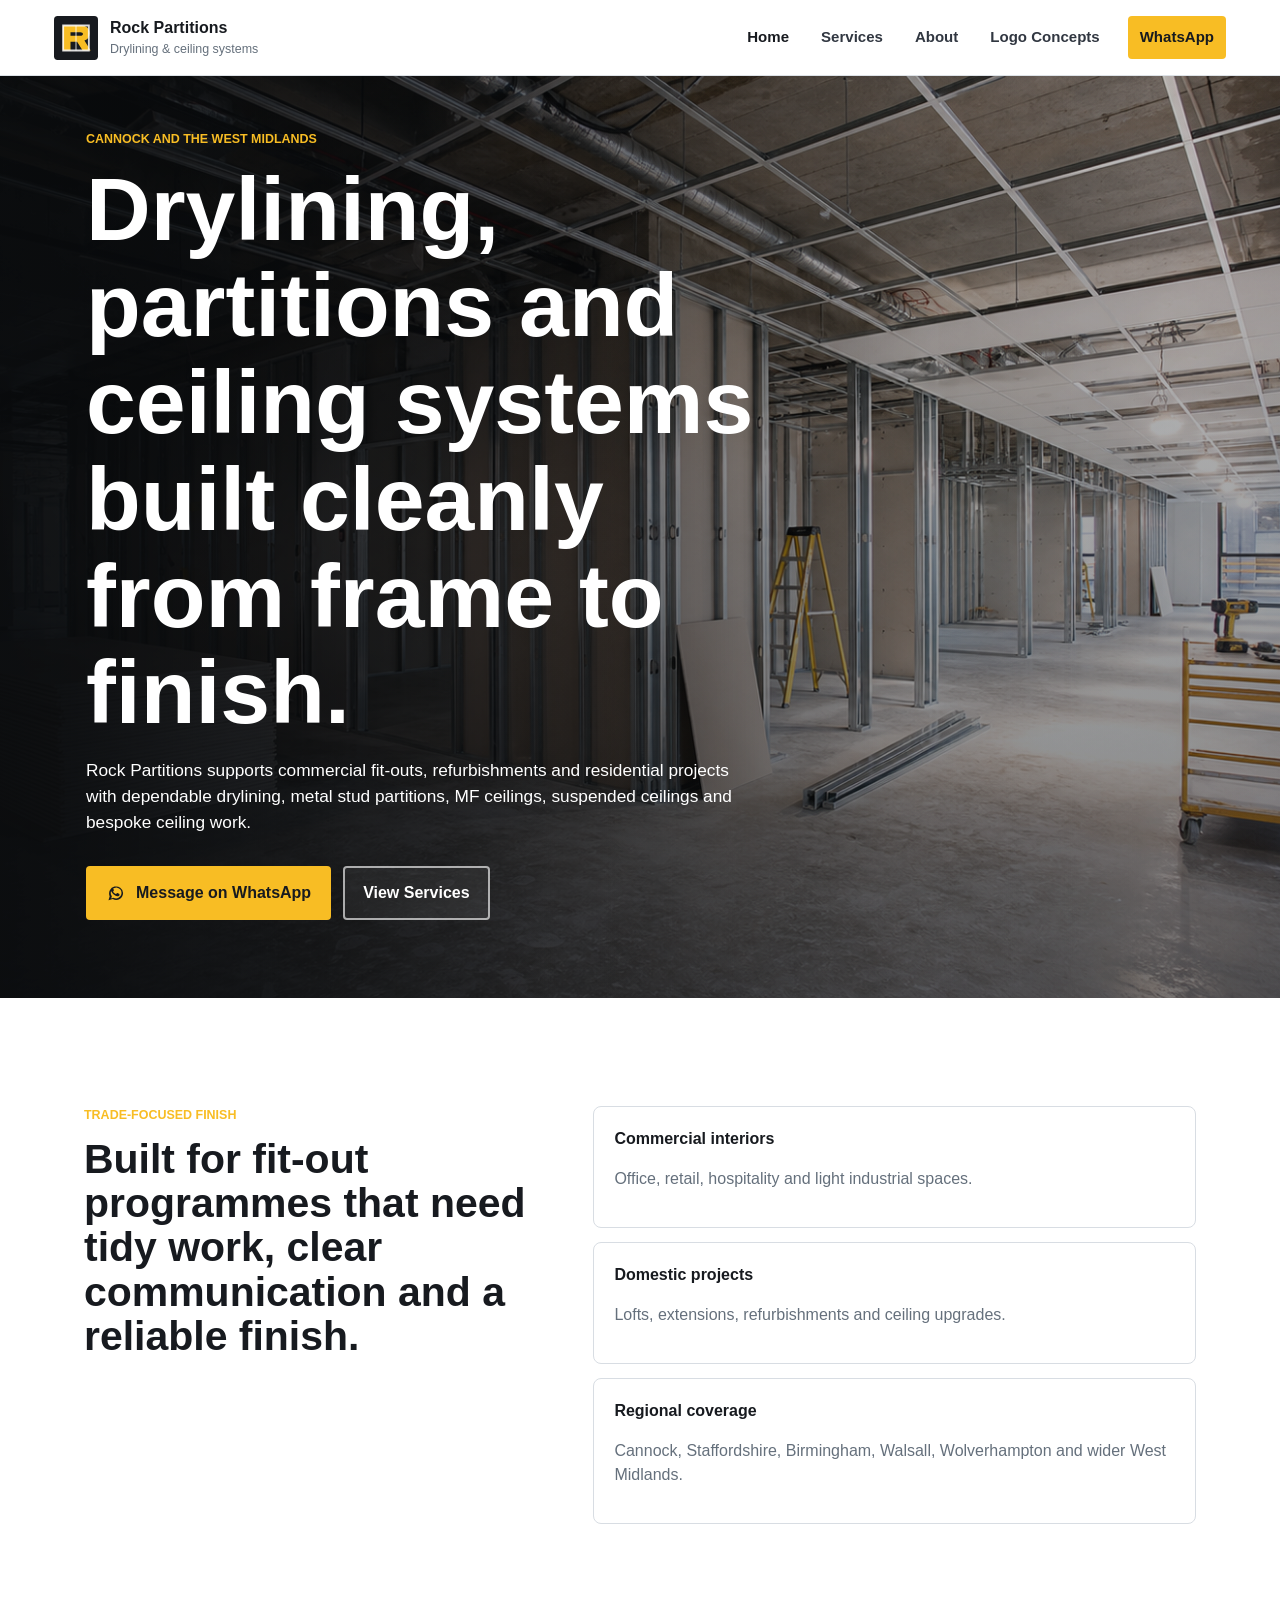
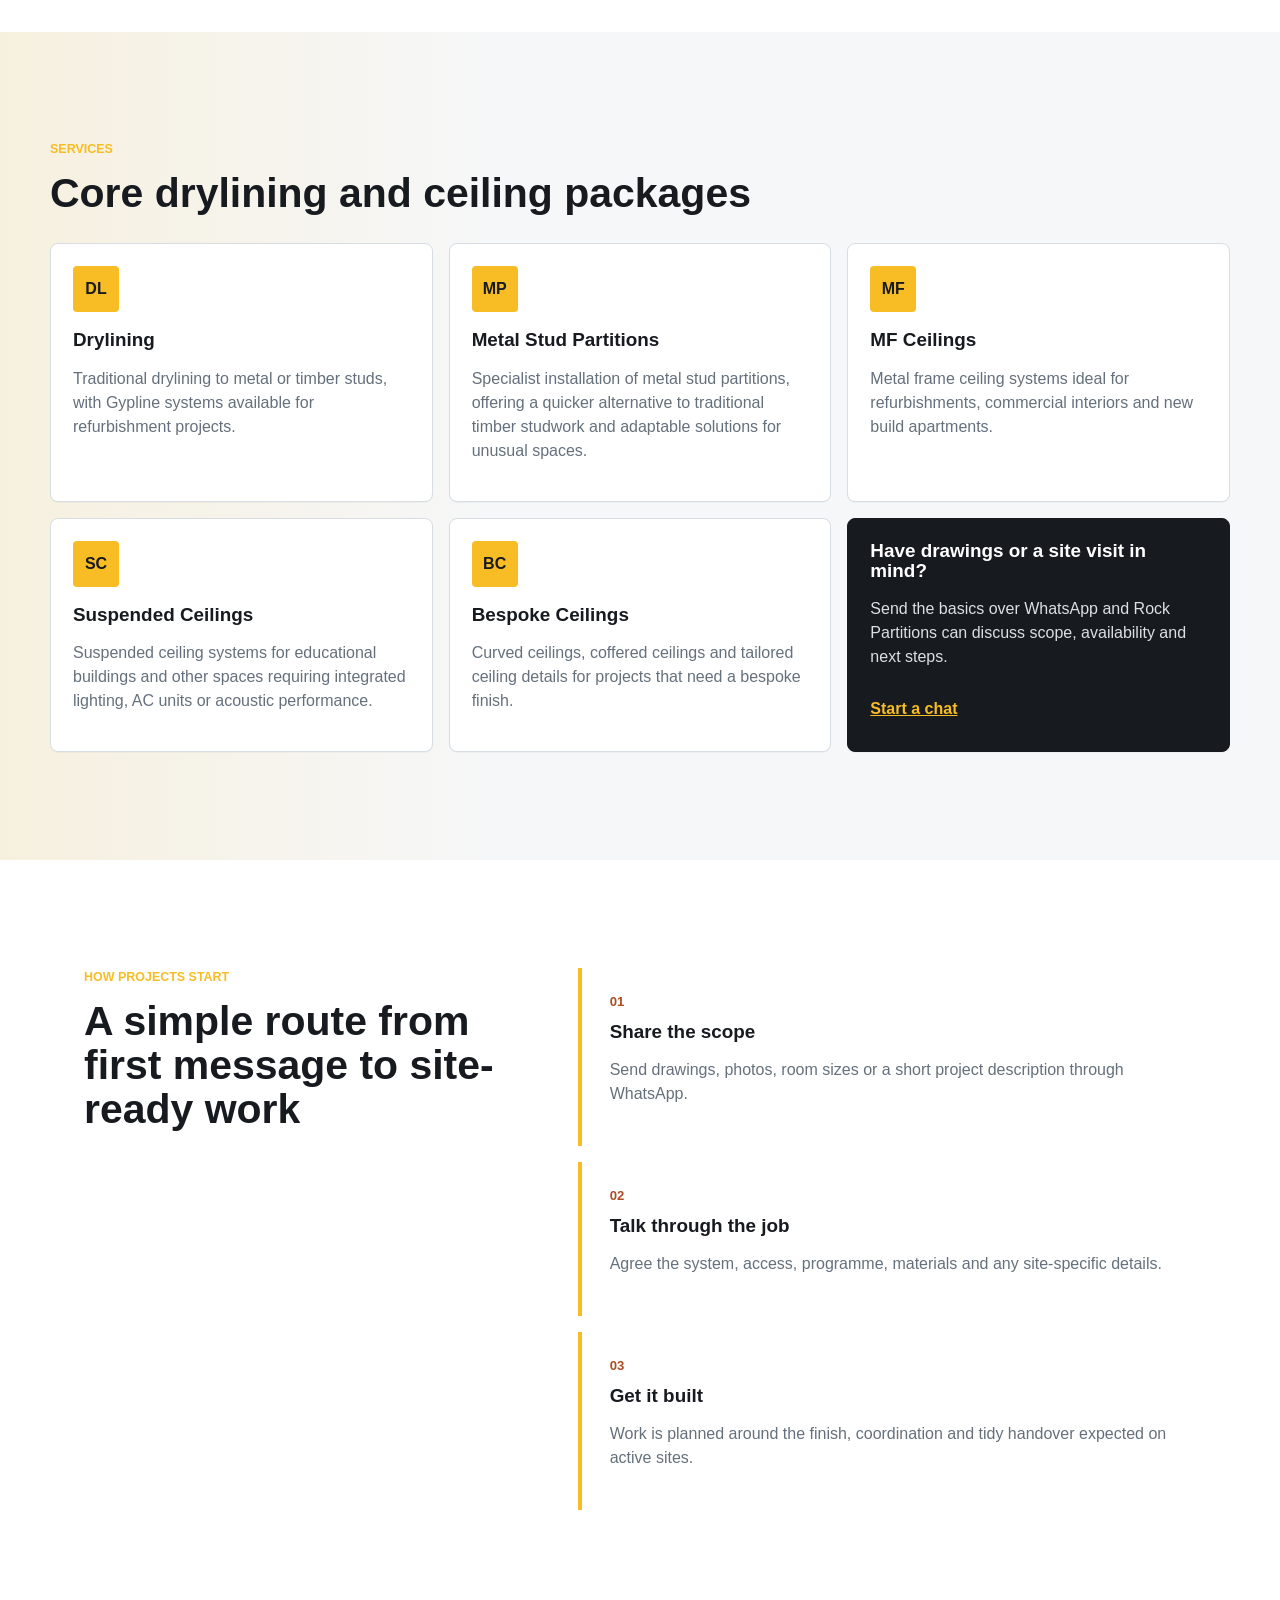
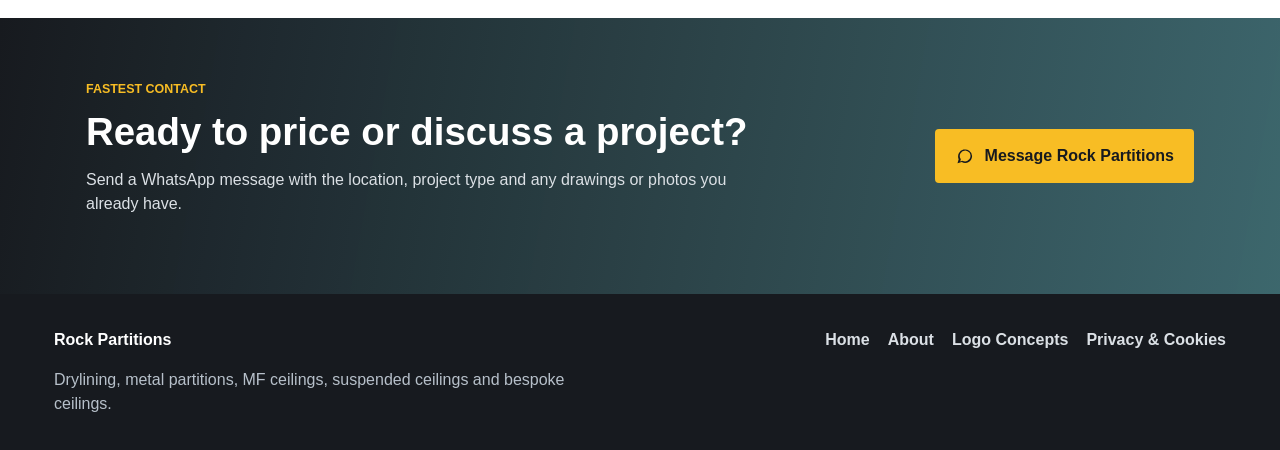
<file: index.html>
<!doctype html>
<html lang="en">
  <head>
    <meta charset="utf-8">
    <meta name="viewport" content="width=device-width, initial-scale=1">
    <title>Rock Partitions | Drylining, Partitions & Ceilings in Cannock</title>
    <meta
      name="description"
      content="Rock Partitions provides drylining, metal partitions, MF ceilings, suspended ceilings and bespoke ceiling work across Cannock and the West Midlands."
    >
    <link rel="icon" href="assets/logos/rock-partitions-mark.svg" type="image/svg+xml">
    <link rel="stylesheet" href="styles.css">
  </head>
  <body>
    <header class="site-header">
      <a class="brand" href="index.html" aria-label="Rock Partitions home">
        <img src="assets/logos/rock-partitions-mark.svg" alt="" width="44" height="44">
        <span>
          <strong>Rock Partitions</strong>
          <small>Drylining & ceiling systems</small>
        </span>
      </a>
      <button class="nav-toggle" type="button" aria-expanded="false" aria-controls="site-nav">
        <span class="sr-only">Menu</span>
        <span></span>
        <span></span>
        <span></span>
      </button>
      <nav id="site-nav" class="site-nav" aria-label="Main navigation">
        <a href="index.html" aria-current="page">Home</a>
        <a href="#services">Services</a>
        <a href="about.html">About</a>
        <a href="logos.html">Logo Concepts</a>
        <a class="nav-cta" href="https://wa.me/447775029205?text=Hi%20Rock%20Partitions%2C%20I%27d%20like%20to%20discuss%20a%20project." target="_blank" rel="noopener">WhatsApp</a>
      </nav>
    </header>

    <main>
      <section class="hero">
        <picture>
          <img src="assets/images/commercial-fitout-hero.png" alt="Commercial interior with metal stud partitions and suspended ceiling grid under construction">
        </picture>
        <div class="hero-content">
          <p class="eyebrow">Cannock and the West Midlands</p>
          <h1>Drylining, partitions and ceiling systems built cleanly from frame to finish.</h1>
          <p>
            Rock Partitions supports commercial fit-outs, refurbishments and residential projects
            with dependable drylining, metal stud partitions, MF ceilings, suspended ceilings and
            bespoke ceiling work.
          </p>
          <div class="button-row">
            <a class="button button-primary" href="https://wa.me/447775029205?text=Hi%20Rock%20Partitions%2C%20I%27d%20like%20to%20discuss%20a%20project." target="_blank" rel="noopener">
              <svg aria-hidden="true" viewBox="0 0 24 24"><path d="M20.5 11.9a8.4 8.4 0 0 1-12.4 7.4L3 20.7l1.4-4.9a8.4 8.4 0 1 1 16.1-3.9Zm-8.1-6.6a6.6 6.6 0 0 0-5.7 10l.3.5-.8 2.7 2.8-.8.5.3a6.6 6.6 0 1 0 2.9-12.7Zm3.9 9.5c-.2.6-1.1 1-1.6 1.1-.4.1-1 .2-3.2-.7-2.7-1.1-4.4-3.9-4.5-4.1-.1-.1-1.1-1.4-1.1-2.7s.7-1.9.9-2.2c.2-.2.5-.3.7-.3h.5c.2 0 .4 0 .6.5l.8 1.9c.1.2.1.4 0 .6l-.4.6-.3.4c-.1.1-.2.3-.1.5.1.2.6 1 1.3 1.6.9.8 1.6 1 1.9 1.2.2.1.4.1.5-.1l.8-1c.2-.2.4-.2.6-.1l1.9.9c.3.1.5.2.6.4 0 .1 0 .7-.2 1.3Z"/></svg>
              Message on WhatsApp
            </a>
            <a class="button button-secondary" href="#services">View Services</a>
          </div>
        </div>
      </section>

      <section class="intro section">
        <div class="section-heading">
          <p class="eyebrow">Trade-focused finish</p>
          <h2>Built for fit-out programmes that need tidy work, clear communication and a reliable finish.</h2>
        </div>
        <div class="intro-grid">
          <div>
            <strong>Commercial interiors</strong>
            <p>Office, retail, hospitality and light industrial spaces.</p>
          </div>
          <div>
            <strong>Domestic projects</strong>
            <p>Lofts, extensions, refurbishments and ceiling upgrades.</p>
          </div>
          <div>
            <strong>Regional coverage</strong>
            <p>Cannock, Staffordshire, Birmingham, Walsall, Wolverhampton and wider West Midlands.</p>
          </div>
        </div>
      </section>

      <section id="services" class="section services">
        <div class="section-heading">
          <p class="eyebrow">Services</p>
          <h2>Core drylining and ceiling packages</h2>
        </div>
        <div class="service-grid">
          <article class="service-card">
            <span class="service-icon">DL</span>
            <h3>Drylining</h3>
            <p>Traditional drylining to metal or timber studs, with Gypline systems available for refurbishment projects.</p>
          </article>
          <article class="service-card">
            <span class="service-icon">MP</span>
            <h3>Metal Stud Partitions</h3>
            <p>Specialist installation of metal stud partitions, offering a quicker alternative to traditional timber studwork and adaptable solutions for unusual spaces.</p>
          </article>
          <article class="service-card">
            <span class="service-icon">MF</span>
            <h3>MF Ceilings</h3>
            <p>Metal frame ceiling systems ideal for refurbishments, commercial interiors and new build apartments.</p>
          </article>
          <article class="service-card">
            <span class="service-icon">SC</span>
            <h3>Suspended Ceilings</h3>
            <p>Suspended ceiling systems for educational buildings and other spaces requiring integrated lighting, AC units or acoustic performance.</p>
          </article>
          <article class="service-card">
            <span class="service-icon">BC</span>
            <h3>Bespoke Ceilings</h3>
            <p>Curved ceilings, coffered ceilings and tailored ceiling details for projects that need a bespoke finish.</p>
          </article>
          <article class="service-card callout-card">
            <h3>Have drawings or a site visit in mind?</h3>
            <p>Send the basics over WhatsApp and Rock Partitions can discuss scope, availability and next steps.</p>
            <a href="https://wa.me/447775029205?text=Hi%20Rock%20Partitions%2C%20I%20have%20drawings%20or%20a%20site%20visit%20to%20discuss." target="_blank" rel="noopener">Start a chat</a>
          </article>
        </div>
      </section>

      <section class="process section">
        <div class="section-heading">
          <p class="eyebrow">How projects start</p>
          <h2>A simple route from first message to site-ready work</h2>
        </div>
        <ol class="steps">
          <li>
            <span>01</span>
            <h3>Share the scope</h3>
            <p>Send drawings, photos, room sizes or a short project description through WhatsApp.</p>
          </li>
          <li>
            <span>02</span>
            <h3>Talk through the job</h3>
            <p>Agree the system, access, programme, materials and any site-specific details.</p>
          </li>
          <li>
            <span>03</span>
            <h3>Get it built</h3>
            <p>Work is planned around the finish, coordination and tidy handover expected on active sites.</p>
          </li>
        </ol>
      </section>

      <section class="contact-band">
        <div>
          <p class="eyebrow">Fastest contact</p>
          <h2>Ready to price or discuss a project?</h2>
          <p>Send a WhatsApp message with the location, project type and any drawings or photos you already have.</p>
        </div>
        <a class="button button-primary" href="https://wa.me/447775029205?text=Hi%20Rock%20Partitions%2C%20I%27d%20like%20to%20discuss%20a%20project." target="_blank" rel="noopener">
          <svg aria-hidden="true" viewBox="0 0 24 24"><path d="M20.5 11.9a8.4 8.4 0 0 1-12.4 7.4L3 20.7l1.4-4.9a8.4 8.4 0 1 1 16.1-3.9Zm-8.1-6.6a6.6 6.6 0 0 0-5.7 10l.3.5-.8 2.7 2.8-.8.5.3a6.6 6.6 0 1 0 2.9-12.7Z"/></svg>
          Message Rock Partitions
        </a>
      </section>
    </main>

    <footer class="site-footer">
      <div>
        <strong>Rock Partitions</strong>
        <p>Drylining, metal partitions, MF ceilings, suspended ceilings and bespoke ceilings.</p>
      </div>
      <nav aria-label="Footer navigation">
        <a href="index.html">Home</a>
        <a href="about.html">About</a>
        <a href="logos.html">Logo Concepts</a>
        <a href="privacy.html">Privacy & Cookies</a>
      </nav>
    </footer>
    <script src="scripts/main.js"></script>
  </body>
</html>
</file>
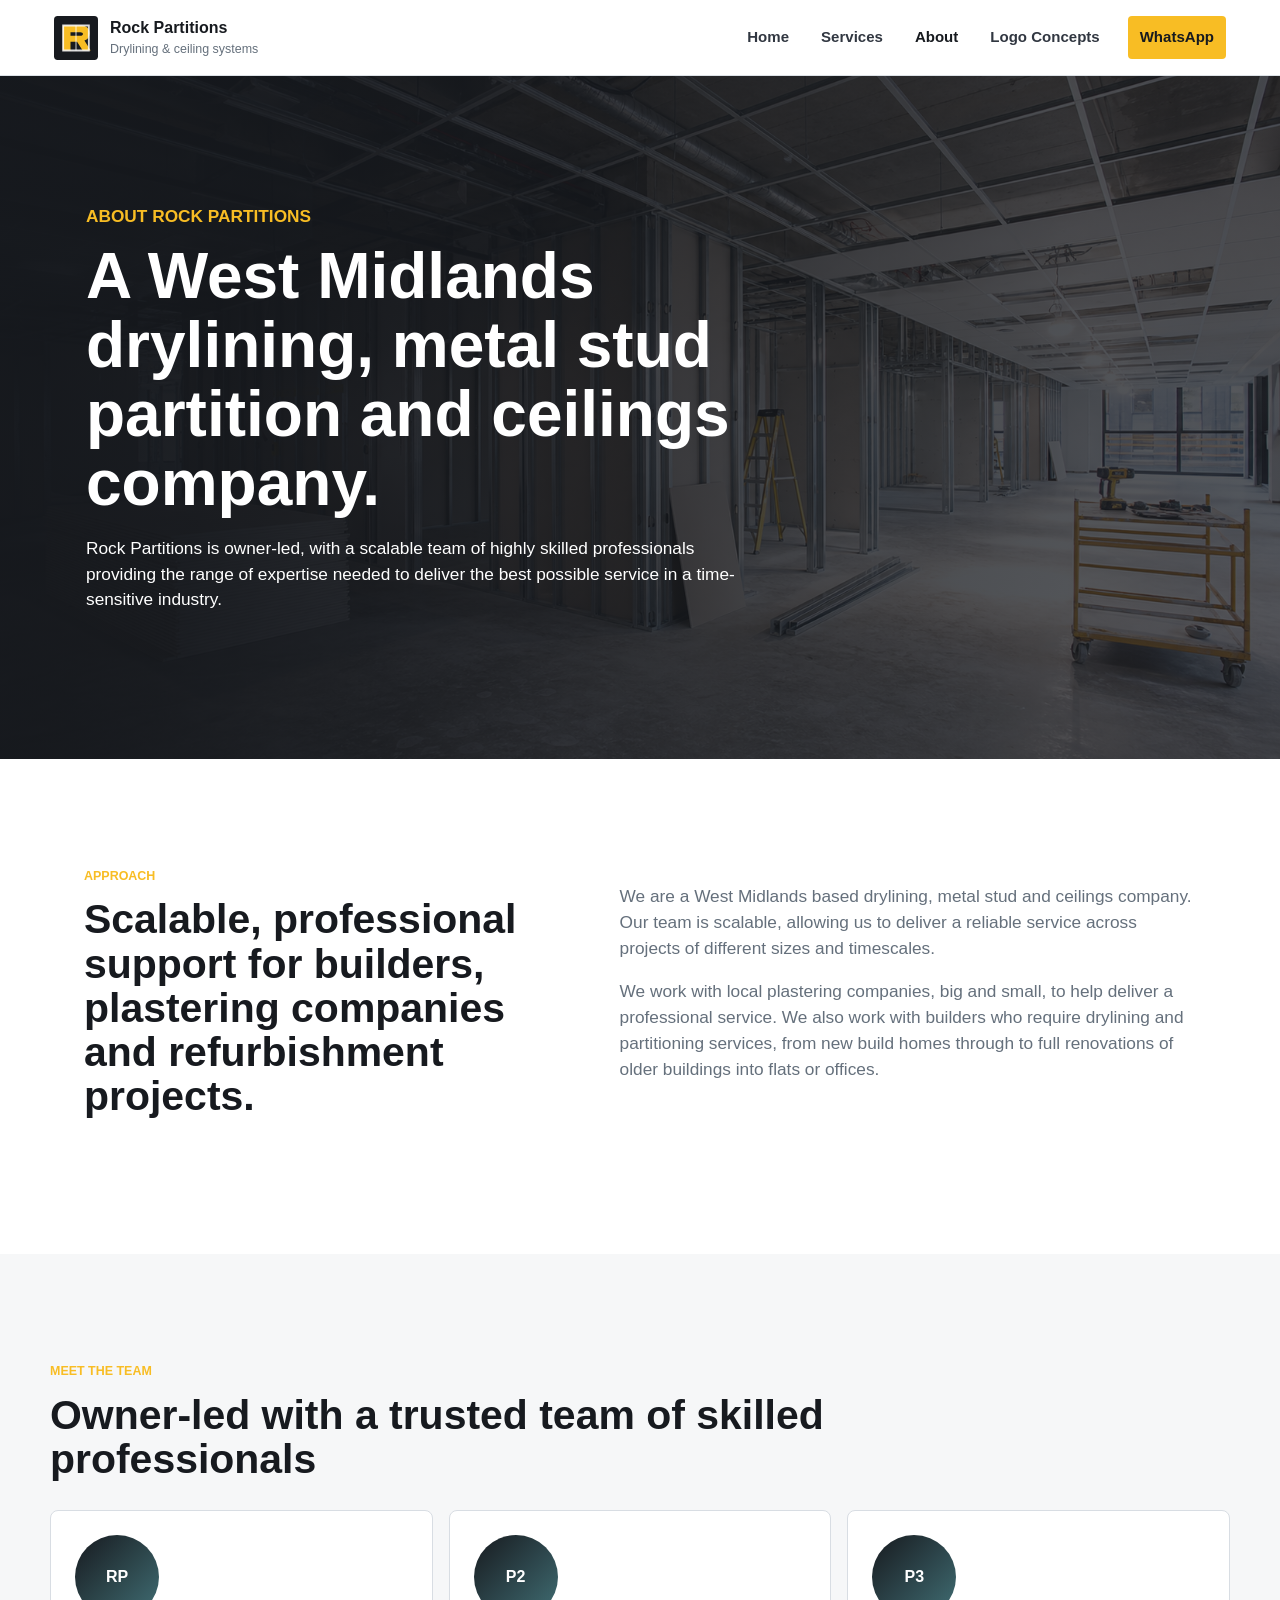
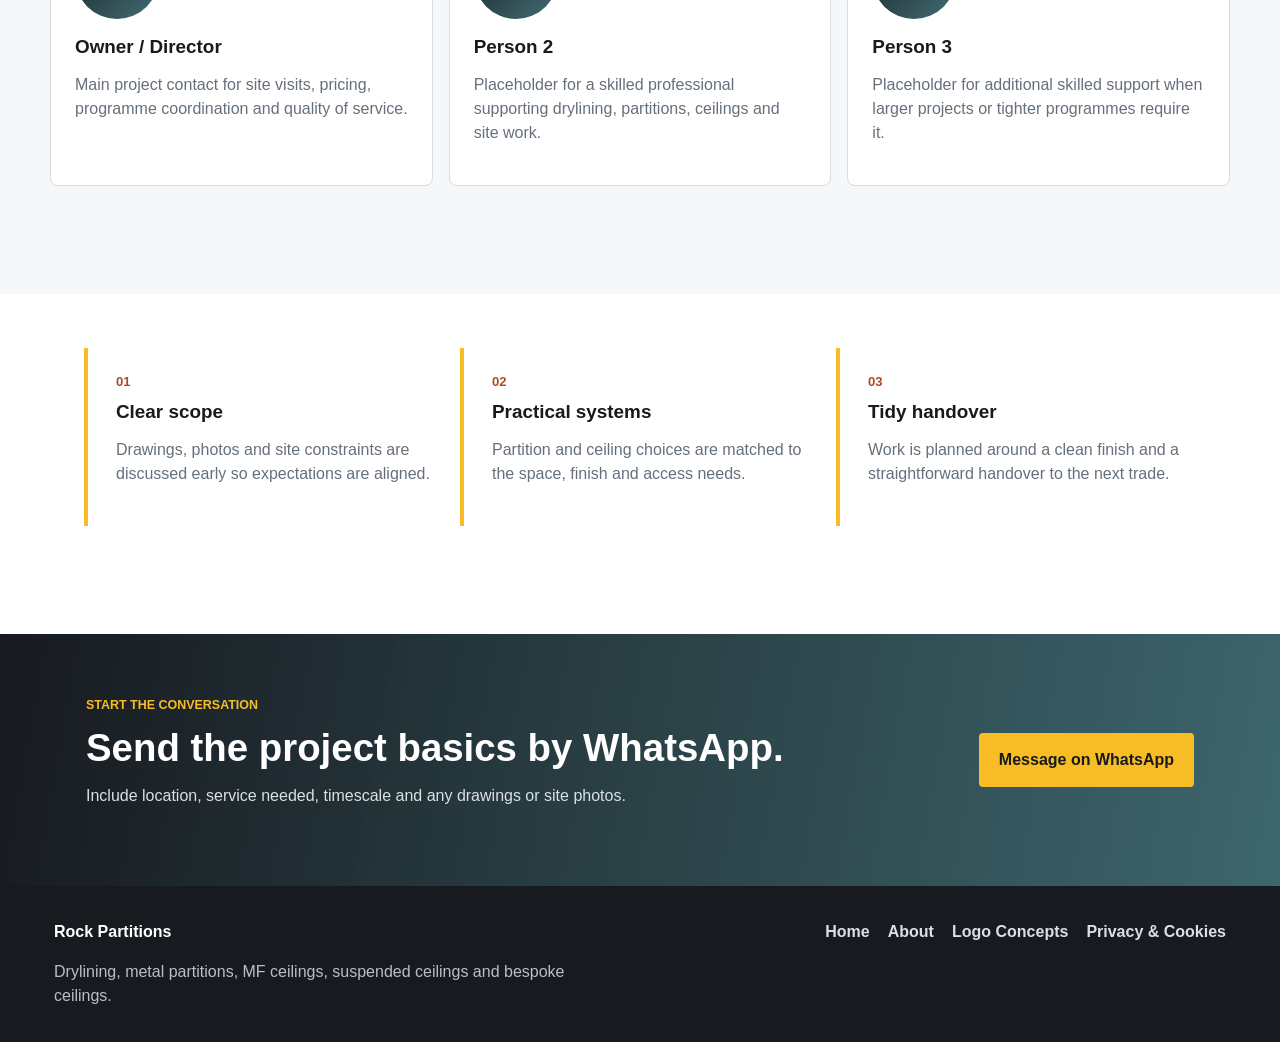
<file: about.html>
<!doctype html>
<html lang="en">
  <head>
    <meta charset="utf-8">
    <meta name="viewport" content="width=device-width, initial-scale=1">
    <title>About Rock Partitions | Cannock & West Midlands</title>
    <meta
      name="description"
      content="Meet Rock Partitions, a Cannock-area drylining and ceiling contractor serving Staffordshire and the West Midlands."
    >
    <link rel="icon" href="assets/logos/rock-partitions-mark.svg" type="image/svg+xml">
    <link rel="stylesheet" href="styles.css">
  </head>
  <body>
    <header class="site-header">
      <a class="brand" href="index.html" aria-label="Rock Partitions home">
        <img src="assets/logos/rock-partitions-mark.svg" alt="" width="44" height="44">
        <span>
          <strong>Rock Partitions</strong>
          <small>Drylining & ceiling systems</small>
        </span>
      </a>
      <button class="nav-toggle" type="button" aria-expanded="false" aria-controls="site-nav">
        <span class="sr-only">Menu</span>
        <span></span>
        <span></span>
        <span></span>
      </button>
      <nav id="site-nav" class="site-nav" aria-label="Main navigation">
        <a href="index.html">Home</a>
        <a href="index.html#services">Services</a>
        <a href="about.html" aria-current="page">About</a>
        <a href="logos.html">Logo Concepts</a>
        <a class="nav-cta" href="https://wa.me/447775029205?text=Hi%20Rock%20Partitions%2C%20I%27d%20like%20to%20discuss%20a%20project." target="_blank" rel="noopener">WhatsApp</a>
      </nav>
    </header>

    <main>
      <section class="page-hero">
        <div>
          <p class="eyebrow">About Rock Partitions</p>
          <h1>A West Midlands drylining, metal stud partition and ceilings company.</h1>
          <p>
            Rock Partitions is owner-led, with a scalable team of highly skilled professionals
            providing the range of expertise needed to deliver the best possible service in a
            time-sensitive industry.
          </p>
        </div>
      </section>

      <section class="section split">
        <div class="section-heading">
          <p class="eyebrow">Approach</p>
          <h2>Scalable, professional support for builders, plastering companies and refurbishment projects.</h2>
        </div>
        <div class="rich-copy">
          <p>
            We are a West Midlands based drylining, metal stud and ceilings company. Our team is
            scalable, allowing us to deliver a reliable service across projects of different sizes
            and timescales.
          </p>
          <p>
            We work with local plastering companies, big and small, to help deliver a professional
            service. We also work with builders who require drylining and partitioning services,
            from new build homes through to full renovations of older buildings into flats or offices.
          </p>
        </div>
      </section>

      <section class="section team">
        <div class="section-heading">
          <p class="eyebrow">Meet the team</p>
          <h2>Owner-led with a trusted team of skilled professionals</h2>
        </div>
        <div class="team-grid">
          <article class="team-card">
            <div class="avatar">RP</div>
            <h3>Owner / Director</h3>
            <p>Main project contact for site visits, pricing, programme coordination and quality of service.</p>
          </article>
          <article class="team-card">
            <div class="avatar">P2</div>
            <h3>Person 2</h3>
            <p>Placeholder for a skilled professional supporting drylining, partitions, ceilings and site work.</p>
          </article>
          <article class="team-card">
            <div class="avatar">P3</div>
            <h3>Person 3</h3>
            <p>Placeholder for additional skilled support when larger projects or tighter programmes require it.</p>
          </article>
        </div>
      </section>

      <section class="section values">
        <div class="value-list">
          <div>
            <span>01</span>
            <h3>Clear scope</h3>
            <p>Drawings, photos and site constraints are discussed early so expectations are aligned.</p>
          </div>
          <div>
            <span>02</span>
            <h3>Practical systems</h3>
            <p>Partition and ceiling choices are matched to the space, finish and access needs.</p>
          </div>
          <div>
            <span>03</span>
            <h3>Tidy handover</h3>
            <p>Work is planned around a clean finish and a straightforward handover to the next trade.</p>
          </div>
        </div>
      </section>

      <section class="contact-band">
        <div>
          <p class="eyebrow">Start the conversation</p>
          <h2>Send the project basics by WhatsApp.</h2>
          <p>Include location, service needed, timescale and any drawings or site photos.</p>
        </div>
        <a class="button button-primary" href="https://wa.me/447775029205?text=Hi%20Rock%20Partitions%2C%20I%27d%20like%20to%20discuss%20a%20project." target="_blank" rel="noopener">Message on WhatsApp</a>
      </section>
    </main>

    <footer class="site-footer">
      <div>
        <strong>Rock Partitions</strong>
        <p>Drylining, metal partitions, MF ceilings, suspended ceilings and bespoke ceilings.</p>
      </div>
      <nav aria-label="Footer navigation">
        <a href="index.html">Home</a>
        <a href="about.html">About</a>
        <a href="logos.html">Logo Concepts</a>
        <a href="privacy.html">Privacy & Cookies</a>
      </nav>
    </footer>
    <script src="scripts/main.js"></script>
  </body>
</html>
</file>
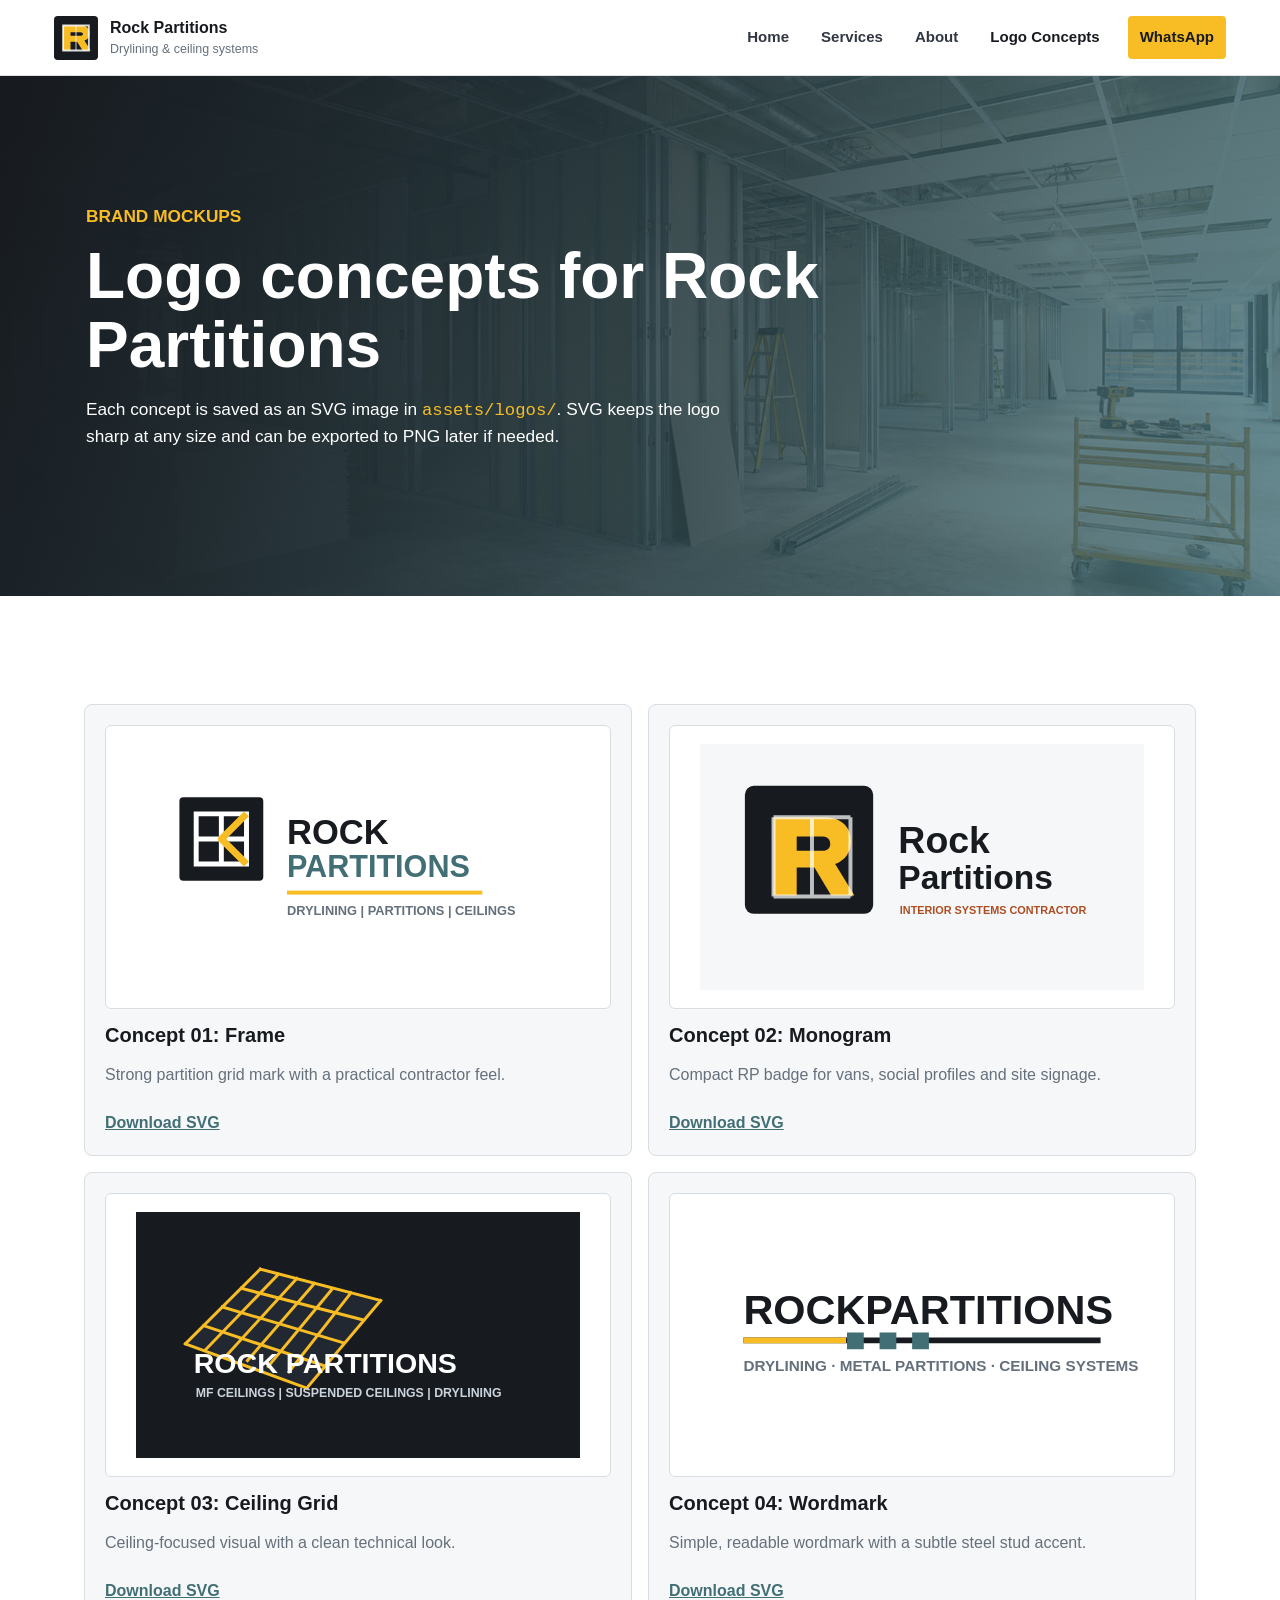
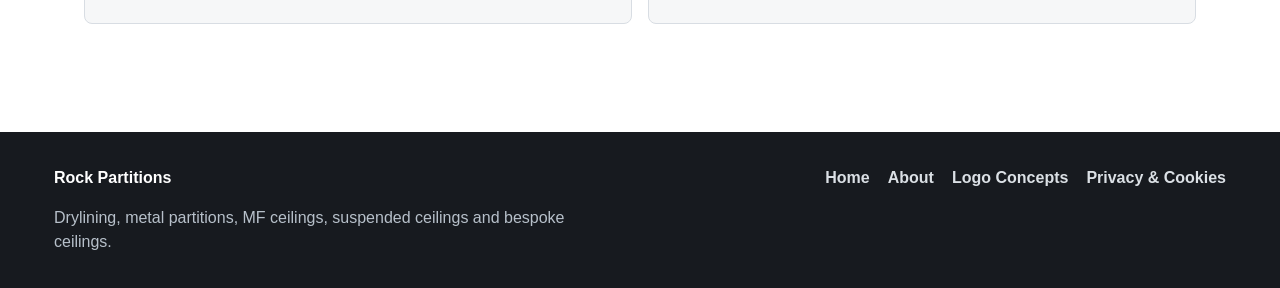
<file: logos.html>
<!doctype html>
<html lang="en">
  <head>
    <meta charset="utf-8">
    <meta name="viewport" content="width=device-width, initial-scale=1">
    <title>Rock Partitions Logo Concepts</title>
    <meta name="description" content="Saveable logo concept mockups for Rock Partitions.">
    <link rel="icon" href="assets/logos/rock-partitions-mark.svg" type="image/svg+xml">
    <link rel="stylesheet" href="styles.css">
  </head>
  <body>
    <header class="site-header">
      <a class="brand" href="index.html" aria-label="Rock Partitions home">
        <img src="assets/logos/rock-partitions-mark.svg" alt="" width="44" height="44">
        <span>
          <strong>Rock Partitions</strong>
          <small>Drylining & ceiling systems</small>
        </span>
      </a>
      <button class="nav-toggle" type="button" aria-expanded="false" aria-controls="site-nav">
        <span class="sr-only">Menu</span>
        <span></span>
        <span></span>
        <span></span>
      </button>
      <nav id="site-nav" class="site-nav" aria-label="Main navigation">
        <a href="index.html">Home</a>
        <a href="index.html#services">Services</a>
        <a href="about.html">About</a>
        <a href="logos.html" aria-current="page">Logo Concepts</a>
        <a class="nav-cta" href="https://wa.me/447775029205?text=Hi%20Rock%20Partitions%2C%20I%27d%20like%20to%20discuss%20a%20project." target="_blank" rel="noopener">WhatsApp</a>
      </nav>
    </header>

    <main>
      <section class="page-hero logo-page-hero">
        <div>
          <p class="eyebrow">Brand mockups</p>
          <h1>Logo concepts for Rock Partitions</h1>
          <p>
            Each concept is saved as an SVG image in <code>assets/logos/</code>. SVG keeps the logo
            sharp at any size and can be exported to PNG later if needed.
          </p>
        </div>
      </section>

      <section class="section logo-gallery" aria-label="Logo concept gallery">
        <article class="logo-card">
          <img src="assets/logos/logo-concept-01-frame.svg" alt="Rock Partitions logo concept 1, framed partition mark">
          <h2>Concept 01: Frame</h2>
          <p>Strong partition grid mark with a practical contractor feel.</p>
          <a href="assets/logos/logo-concept-01-frame.svg" download>Download SVG</a>
        </article>
        <article class="logo-card">
          <img src="assets/logos/logo-concept-02-monogram.svg" alt="Rock Partitions logo concept 2, RP monogram">
          <h2>Concept 02: Monogram</h2>
          <p>Compact RP badge for vans, social profiles and site signage.</p>
          <a href="assets/logos/logo-concept-02-monogram.svg" download>Download SVG</a>
        </article>
        <article class="logo-card">
          <img src="assets/logos/logo-concept-03-ceiling-grid.svg" alt="Rock Partitions logo concept 3, ceiling grid mark">
          <h2>Concept 03: Ceiling Grid</h2>
          <p>Ceiling-focused visual with a clean technical look.</p>
          <a href="assets/logos/logo-concept-03-ceiling-grid.svg" download>Download SVG</a>
        </article>
        <article class="logo-card">
          <img src="assets/logos/logo-concept-04-wordmark.svg" alt="Rock Partitions logo concept 4, bold wordmark">
          <h2>Concept 04: Wordmark</h2>
          <p>Simple, readable wordmark with a subtle steel stud accent.</p>
          <a href="assets/logos/logo-concept-04-wordmark.svg" download>Download SVG</a>
        </article>
      </section>
    </main>

    <footer class="site-footer">
      <div>
        <strong>Rock Partitions</strong>
        <p>Drylining, metal partitions, MF ceilings, suspended ceilings and bespoke ceilings.</p>
      </div>
      <nav aria-label="Footer navigation">
        <a href="index.html">Home</a>
        <a href="about.html">About</a>
        <a href="logos.html">Logo Concepts</a>
        <a href="privacy.html">Privacy & Cookies</a>
      </nav>
    </footer>
    <script src="scripts/main.js"></script>
  </body>
</html>
</file>
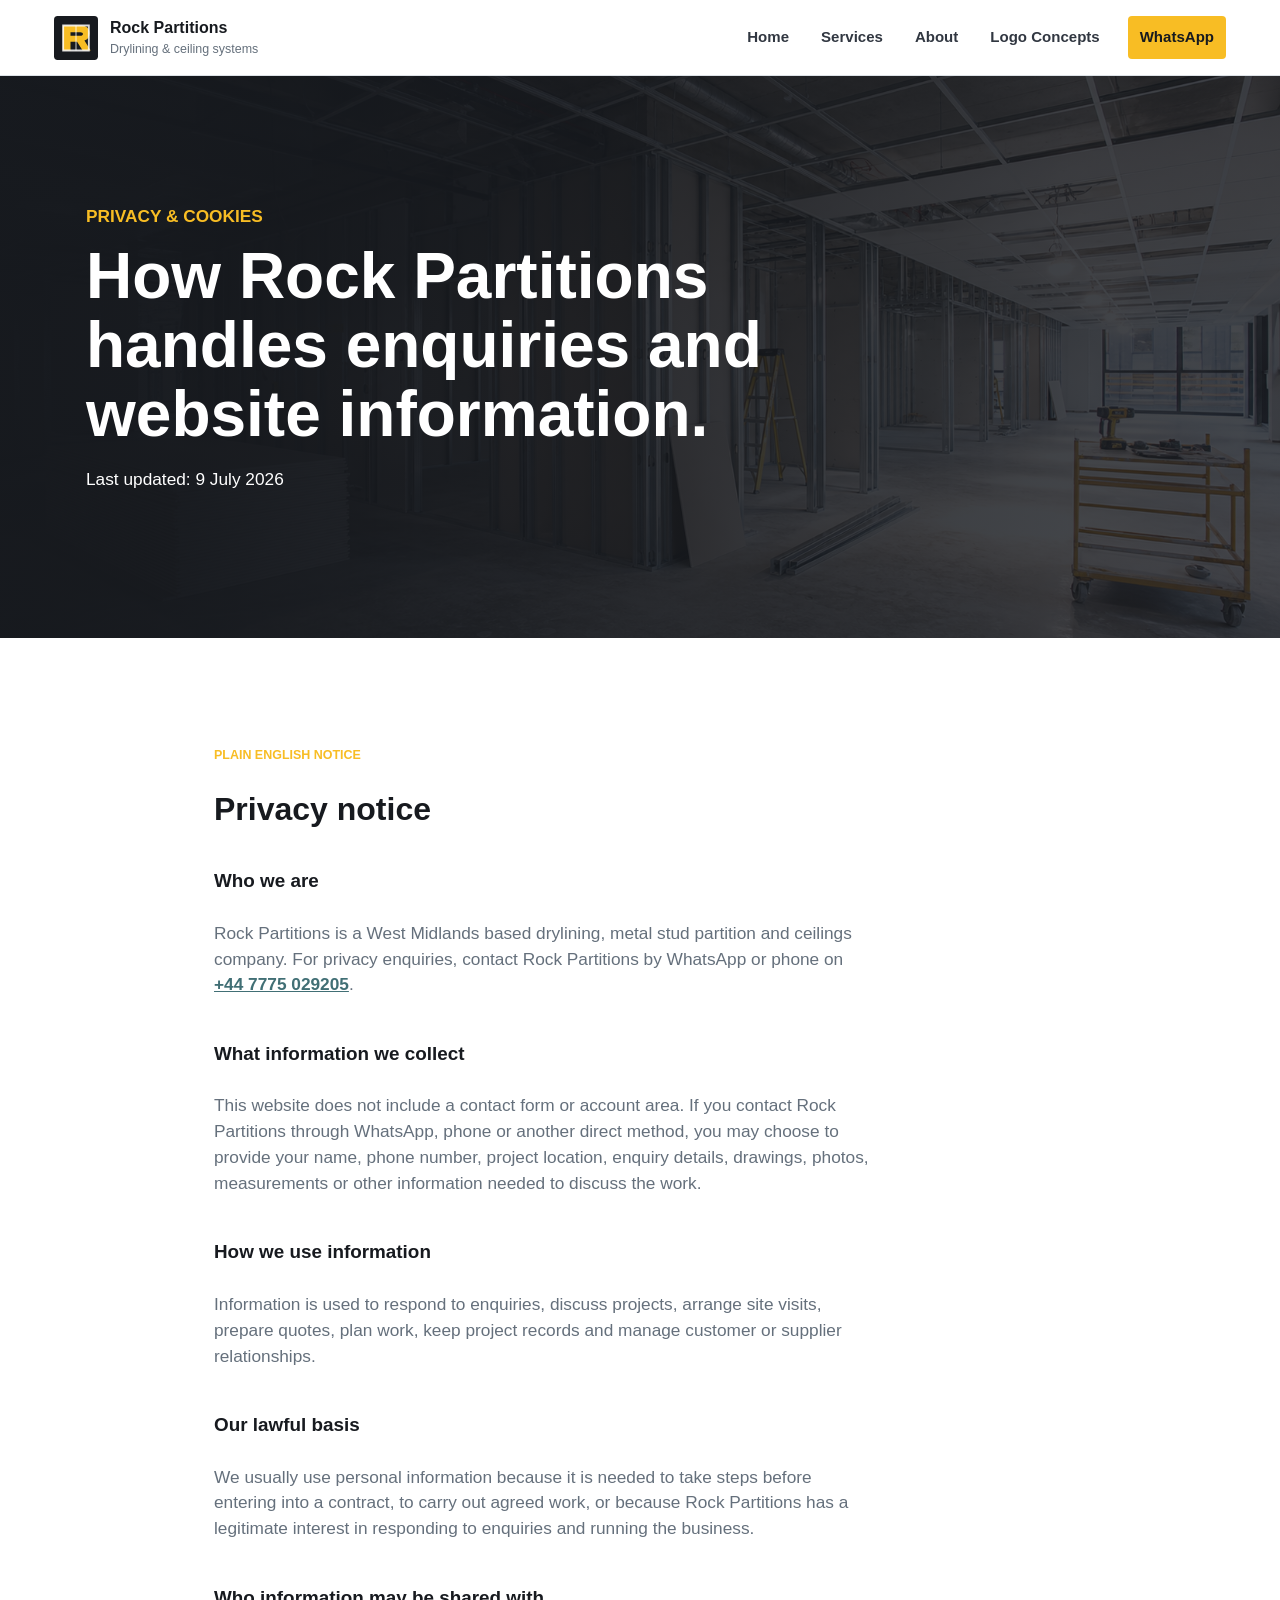
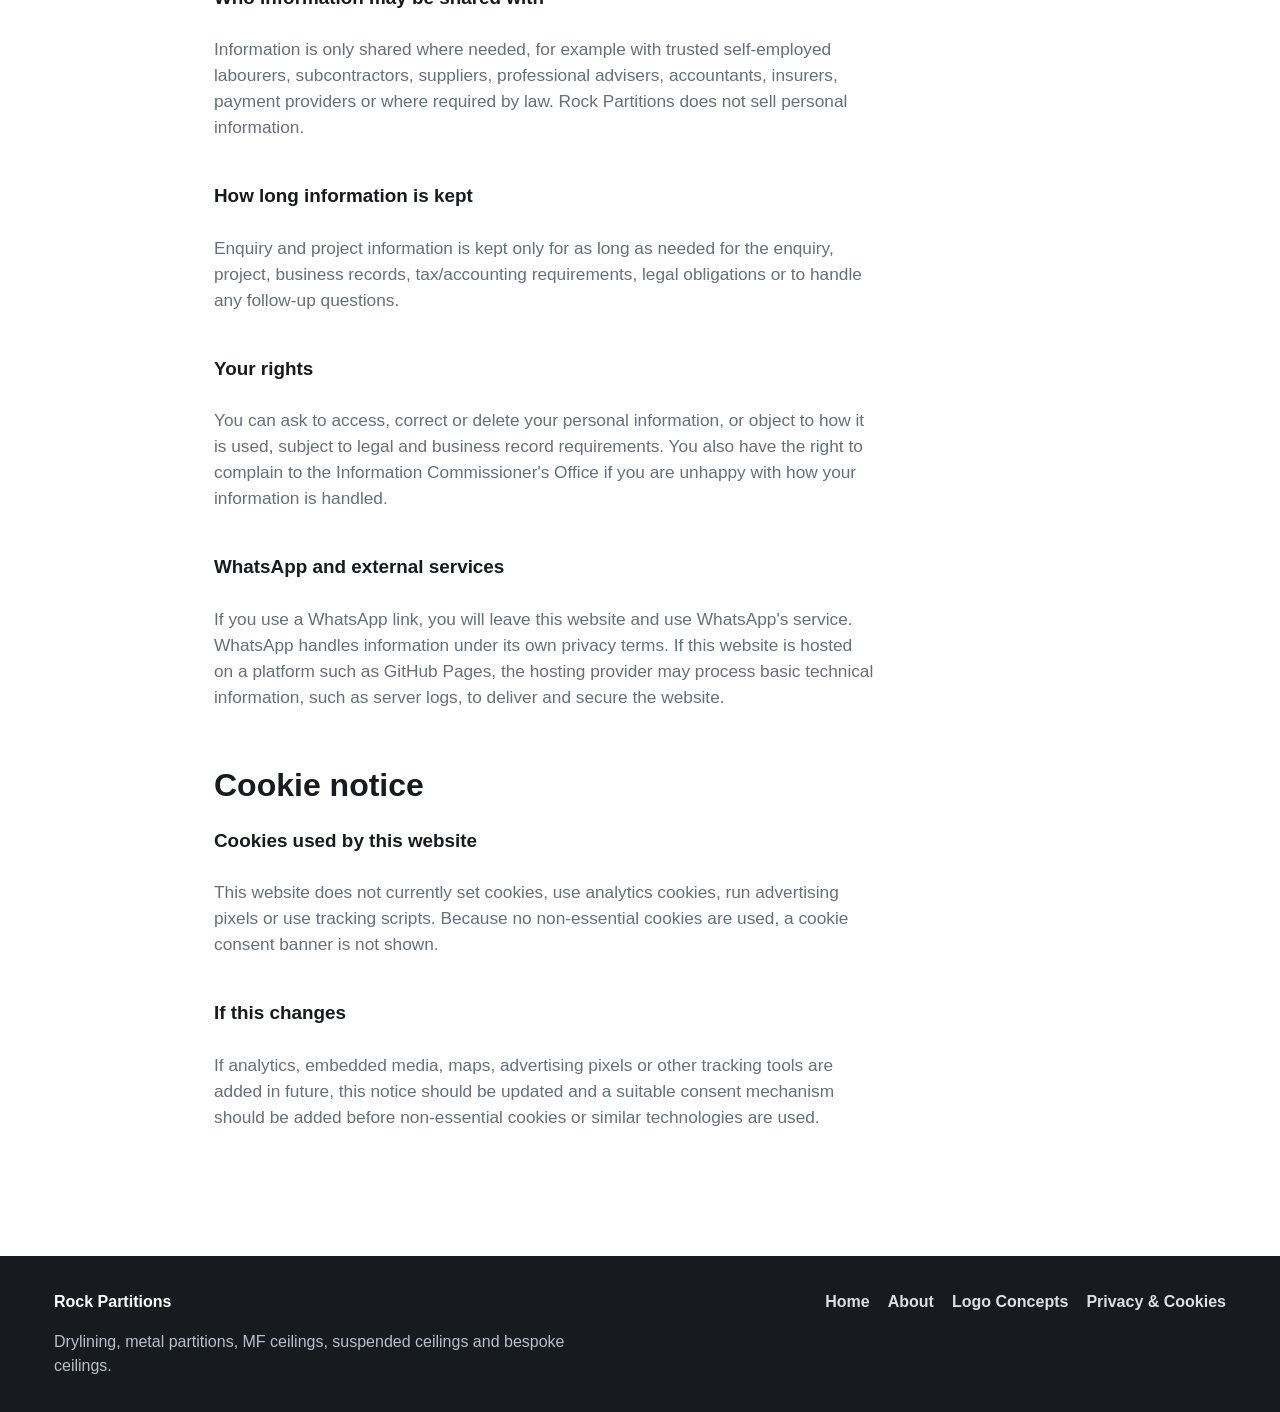
<file: privacy.html>
<!doctype html>
<html lang="en">
  <head>
    <meta charset="utf-8">
    <meta name="viewport" content="width=device-width, initial-scale=1">
    <title>Privacy & Cookies | Rock Partitions</title>
    <meta
      name="description"
      content="Privacy and cookie information for Rock Partitions, a West Midlands drylining, partitions and ceilings company."
    >
    <link rel="icon" href="assets/logos/rock-partitions-mark.svg" type="image/svg+xml">
    <link rel="stylesheet" href="styles.css">
  </head>
  <body>
    <header class="site-header">
      <a class="brand" href="index.html" aria-label="Rock Partitions home">
        <img src="assets/logos/rock-partitions-mark.svg" alt="" width="44" height="44">
        <span>
          <strong>Rock Partitions</strong>
          <small>Drylining & ceiling systems</small>
        </span>
      </a>
      <button class="nav-toggle" type="button" aria-expanded="false" aria-controls="site-nav">
        <span class="sr-only">Menu</span>
        <span></span>
        <span></span>
        <span></span>
      </button>
      <nav id="site-nav" class="site-nav" aria-label="Main navigation">
        <a href="index.html">Home</a>
        <a href="index.html#services">Services</a>
        <a href="about.html">About</a>
        <a href="logos.html">Logo Concepts</a>
        <a class="nav-cta" href="https://wa.me/447775029205?text=Hi%20Rock%20Partitions%2C%20I%27d%20like%20to%20discuss%20a%20project." target="_blank" rel="noopener">WhatsApp</a>
      </nav>
    </header>

    <main>
      <section class="page-hero legal-hero">
        <div>
          <p class="eyebrow">Privacy & Cookies</p>
          <h1>How Rock Partitions handles enquiries and website information.</h1>
          <p>Last updated: 9 July 2026</p>
        </div>
      </section>

      <section class="section legal-content">
        <div class="section-heading">
          <p class="eyebrow">Plain English notice</p>
          <h2>Privacy notice</h2>
        </div>

        <div class="rich-copy">
          <h3>Who we are</h3>
          <p>
            Rock Partitions is a West Midlands based drylining, metal stud partition and ceilings
            company. For privacy enquiries, contact Rock Partitions by WhatsApp or phone on
            <a href="https://wa.me/447775029205" target="_blank" rel="noopener">+44 7775 029205</a>.
          </p>

          <h3>What information we collect</h3>
          <p>
            This website does not include a contact form or account area. If you contact Rock
            Partitions through WhatsApp, phone or another direct method, you may choose to provide
            your name, phone number, project location, enquiry details, drawings, photos, measurements
            or other information needed to discuss the work.
          </p>

          <h3>How we use information</h3>
          <p>
            Information is used to respond to enquiries, discuss projects, arrange site visits, prepare
            quotes, plan work, keep project records and manage customer or supplier relationships.
          </p>

          <h3>Our lawful basis</h3>
          <p>
            We usually use personal information because it is needed to take steps before entering into
            a contract, to carry out agreed work, or because Rock Partitions has a legitimate interest in
            responding to enquiries and running the business.
          </p>

          <h3>Who information may be shared with</h3>
          <p>
            Information is only shared where needed, for example with trusted self-employed labourers,
            subcontractors, suppliers, professional advisers, accountants, insurers, payment providers
            or where required by law. Rock Partitions does not sell personal information.
          </p>

          <h3>How long information is kept</h3>
          <p>
            Enquiry and project information is kept only for as long as needed for the enquiry, project,
            business records, tax/accounting requirements, legal obligations or to handle any follow-up
            questions.
          </p>

          <h3>Your rights</h3>
          <p>
            You can ask to access, correct or delete your personal information, or object to how it is
            used, subject to legal and business record requirements. You also have the right to complain
            to the Information Commissioner's Office if you are unhappy with how your information is
            handled.
          </p>

          <h3>WhatsApp and external services</h3>
          <p>
            If you use a WhatsApp link, you will leave this website and use WhatsApp's service. WhatsApp
            handles information under its own privacy terms. If this website is hosted on a platform such
            as GitHub Pages, the hosting provider may process basic technical information, such as server
            logs, to deliver and secure the website.
          </p>

          <h2>Cookie notice</h2>

          <h3>Cookies used by this website</h3>
          <p>
            This website does not currently set cookies, use analytics cookies, run advertising pixels or
            use tracking scripts. Because no non-essential cookies are used, a cookie consent banner is
            not shown.
          </p>

          <h3>If this changes</h3>
          <p>
            If analytics, embedded media, maps, advertising pixels or other tracking tools are added in
            future, this notice should be updated and a suitable consent mechanism should be added before
            non-essential cookies or similar technologies are used.
          </p>
        </div>
      </section>
    </main>

    <footer class="site-footer">
      <div>
        <strong>Rock Partitions</strong>
        <p>Drylining, metal partitions, MF ceilings, suspended ceilings and bespoke ceilings.</p>
      </div>
      <nav aria-label="Footer navigation">
        <a href="index.html">Home</a>
        <a href="about.html">About</a>
        <a href="logos.html">Logo Concepts</a>
        <a href="privacy.html" aria-current="page">Privacy & Cookies</a>
      </nav>
    </footer>
    <script src="scripts/main.js"></script>
  </body>
</html>
</file>
<file: styles.css>
:root {
  --ink: #171a1f;
  --ink-soft: #313741;
  --steel: #65707c;
  --line: #d8dde3;
  --mist: #f6f7f8;
  --white: #ffffff;
  --yellow: #f8bd24;
  --yellow-deep: #ca8a04;
  --oxide: #ad4d22;
  --teal: #416f75;
  --shadow: 0 20px 48px rgba(23, 26, 31, 0.12);
  --max: 1180px;
}

* {
  box-sizing: border-box;
}

html {
  scroll-behavior: smooth;
}

body {
  margin: 0;
  color: var(--ink);
  background: var(--white);
  font-family: Arial, Helvetica, sans-serif;
  line-height: 1.5;
  overflow-x: hidden;
}

img,
svg {
  display: block;
  max-width: 100%;
}

a {
  color: inherit;
}

.sr-only {
  position: absolute;
  width: 1px;
  height: 1px;
  padding: 0;
  margin: -1px;
  overflow: hidden;
  clip: rect(0, 0, 0, 0);
  border: 0;
}

.site-header {
  position: sticky;
  top: 0;
  z-index: 20;
  display: flex;
  align-items: center;
  justify-content: space-between;
  min-height: 76px;
  padding: 12px clamp(18px, 5vw, 54px);
  background: rgba(255, 255, 255, 0.94);
  border-bottom: 1px solid rgba(216, 221, 227, 0.85);
  backdrop-filter: blur(16px);
}

.brand {
  display: inline-flex;
  align-items: center;
  gap: 12px;
  min-width: 0;
  max-width: calc(100% - 58px);
  text-decoration: none;
}

.brand img {
  flex: 0 0 44px;
}

.brand strong {
  display: block;
  font-size: 1rem;
  letter-spacing: 0;
}

.brand small {
  display: block;
  color: var(--steel);
  font-size: 0.78rem;
}

.site-nav {
  display: flex;
  align-items: center;
  gap: 8px;
}

.site-nav a {
  min-height: 40px;
  padding: 10px 12px;
  color: var(--ink-soft);
  font-size: 0.94rem;
  font-weight: 700;
  text-decoration: none;
}

.site-nav a:hover,
.site-nav a[aria-current="page"] {
  color: var(--ink);
}

.site-nav .nav-cta {
  display: inline-flex;
  align-items: center;
  margin-left: 8px;
  border-radius: 4px;
  color: var(--ink);
  background: var(--yellow);
}

.nav-toggle {
  display: none;
  flex: 0 0 44px;
  width: 44px;
  height: 44px;
  padding: 0;
  border: 1px solid #aeb7c2;
  border-radius: 4px;
  background: var(--white);
}

.nav-toggle span:not(.sr-only) {
  display: block;
  width: 20px;
  height: 2px;
  margin: 5px auto;
  background: var(--ink);
}

.hero {
  position: relative;
  display: grid;
  min-height: calc(100vh - 76px);
  overflow: hidden;
  background: var(--ink);
}

.hero picture,
.hero img {
  grid-area: 1 / 1;
  width: 100%;
  height: 100%;
}

.hero::after {
  content: "";
  z-index: 1;
  grid-area: 1 / 1;
  background:
    linear-gradient(90deg, rgba(10, 12, 14, 0.88) 0%, rgba(10, 12, 14, 0.62) 35%, rgba(10, 12, 14, 0.18) 72%),
    linear-gradient(0deg, rgba(10, 12, 14, 0.42), rgba(10, 12, 14, 0.06));
}

.hero img {
  object-fit: cover;
}

.hero-content {
  position: relative;
  z-index: 2;
  grid-area: 1 / 1;
  align-self: center;
  width: min(720px, calc(100% - 36px));
  margin-left: clamp(18px, 7vw, 86px);
  padding: 54px 0 78px;
  color: var(--white);
}

.eyebrow {
  margin: 0 0 12px;
  color: var(--yellow);
  font-size: 0.78rem;
  font-weight: 800;
  text-transform: uppercase;
  letter-spacing: 0;
}

h1,
h2,
h3,
p {
  overflow-wrap: anywhere;
}

h1,
h2,
h3 {
  margin: 0;
  line-height: 1.08;
}

h1 {
  max-width: 760px;
  font-size: clamp(2.45rem, 7vw, 5.6rem);
}

h2 {
  max-width: 780px;
  font-size: clamp(1.75rem, 3.2vw, 3rem);
}

h3 {
  font-size: 1.18rem;
}

.hero-content p:not(.eyebrow),
.page-hero p,
.section-heading + .rich-copy p {
  max-width: 660px;
  font-size: 1.08rem;
}

.button-row {
  display: flex;
  flex-wrap: wrap;
  gap: 12px;
  margin-top: 30px;
}

.button {
  display: inline-flex;
  align-items: center;
  justify-content: center;
  gap: 10px;
  min-height: 48px;
  padding: 13px 18px;
  border: 2px solid transparent;
  border-radius: 4px;
  font-weight: 800;
  text-decoration: none;
}

.button svg {
  width: 20px;
  height: 20px;
  fill: currentColor;
}

.button-primary {
  color: var(--ink);
  background: var(--yellow);
}

.button-primary:hover {
  background: #ffd44f;
}

.button-secondary {
  color: var(--white);
  border-color: rgba(255, 255, 255, 0.62);
  background: rgba(255, 255, 255, 0.06);
}

.section {
  max-width: var(--max);
  margin: 0 auto;
  padding: clamp(64px, 9vw, 108px) clamp(18px, 5vw, 34px);
}

.section-heading {
  margin-bottom: 28px;
}

.intro {
  display: grid;
  grid-template-columns: minmax(0, 0.85fr) minmax(0, 1.15fr);
  gap: clamp(28px, 5vw, 70px);
}

.intro-grid {
  display: grid;
  gap: 14px;
}

.intro-grid div,
.service-card,
.team-card,
.logo-card {
  border: 1px solid var(--line);
  border-radius: 8px;
  background: var(--white);
}

.intro-grid div {
  padding: 20px;
}

.intro-grid strong {
  display: block;
  margin-bottom: 6px;
}

.intro-grid p,
.service-card p,
.team-card p,
.logo-card p,
.steps p,
.value-list p,
.site-footer p,
.rich-copy p {
  color: var(--steel);
}

.services {
  max-width: none;
  background:
    linear-gradient(90deg, rgba(248, 189, 36, 0.12), transparent 38%),
    var(--mist);
}

.services > * {
  max-width: var(--max);
  margin-left: auto;
  margin-right: auto;
}

.service-grid {
  display: grid;
  grid-template-columns: repeat(3, minmax(0, 1fr));
  gap: 16px;
}

.service-card {
  min-height: 220px;
  padding: 22px;
  box-shadow: 0 1px 0 rgba(23, 26, 31, 0.03);
}

.service-icon {
  display: inline-grid;
  place-items: center;
  width: 46px;
  height: 46px;
  margin-bottom: 18px;
  border-radius: 4px;
  color: var(--ink);
  background: var(--yellow);
  font-weight: 900;
}

.callout-card {
  color: var(--white);
  background: var(--ink);
  border-color: var(--ink);
}

.callout-card p {
  color: #dbe0e5;
}

.callout-card a {
  display: inline-flex;
  margin-top: 12px;
  color: var(--yellow);
  font-weight: 800;
}

.process {
  display: grid;
  grid-template-columns: minmax(0, 0.82fr) minmax(0, 1.18fr);
  gap: clamp(28px, 5vw, 70px);
}

.steps,
.value-list {
  display: grid;
  gap: 16px;
  padding: 0;
  margin: 0;
  list-style: none;
}

.steps li,
.value-list div {
  padding: 24px 0 24px 28px;
  border-left: 4px solid var(--yellow);
}

.steps span,
.value-list span {
  display: block;
  margin-bottom: 10px;
  color: var(--oxide);
  font-size: 0.82rem;
  font-weight: 900;
}

.contact-band {
  display: flex;
  align-items: center;
  justify-content: space-between;
  gap: 24px;
  padding: clamp(36px, 6vw, 62px) clamp(18px, 7vw, 86px);
  color: var(--white);
  background:
    linear-gradient(100deg, rgba(23, 26, 31, 0.96), rgba(65, 111, 117, 0.9)),
    var(--ink);
}

.contact-band h2 {
  font-size: clamp(1.7rem, 3vw, 2.6rem);
}

.contact-band p:not(.eyebrow) {
  max-width: 650px;
  color: #dbe0e5;
}

.page-hero {
  padding: clamp(70px, 10vw, 132px) clamp(18px, 7vw, 86px);
  color: var(--white);
  background:
    linear-gradient(110deg, rgba(23, 26, 31, 0.94), rgba(23, 26, 31, 0.7)),
    url("assets/images/commercial-fitout-hero.png") center / cover;
}

.page-hero h1 {
  font-size: clamp(2.2rem, 5vw, 4.7rem);
}

.page-hero code {
  color: var(--yellow);
  font-family: Consolas, "Courier New", monospace;
}

.logo-page-hero {
  background:
    linear-gradient(110deg, rgba(23, 26, 31, 0.98), rgba(65, 111, 117, 0.76)),
    url("assets/images/commercial-fitout-hero.png") center / cover;
}

.legal-hero {
  background:
    linear-gradient(110deg, rgba(23, 26, 31, 0.98), rgba(23, 26, 31, 0.78)),
    url("assets/images/commercial-fitout-hero.png") center / cover;
}

.split {
  display: grid;
  grid-template-columns: minmax(0, 0.9fr) minmax(0, 1.1fr);
  gap: clamp(28px, 5vw, 70px);
}

.team {
  max-width: none;
  background: var(--mist);
}

.team > * {
  max-width: var(--max);
  margin-left: auto;
  margin-right: auto;
}

.team-grid,
.logo-gallery {
  display: grid;
  grid-template-columns: repeat(3, minmax(0, 1fr));
  gap: 16px;
}

.team-card {
  padding: 24px;
}

.avatar {
  display: grid;
  place-items: center;
  width: 84px;
  height: 84px;
  margin-bottom: 18px;
  border-radius: 50%;
  color: var(--white);
  background:
    linear-gradient(135deg, var(--ink), var(--teal));
  font-weight: 900;
}

.values {
  padding-top: 54px;
}

.value-list {
  grid-template-columns: repeat(3, minmax(0, 1fr));
}

.logo-gallery {
  grid-template-columns: repeat(2, minmax(0, 1fr));
}

.logo-card {
  padding: 20px;
  background: var(--mist);
}

.logo-card img {
  width: 100%;
  aspect-ratio: 16 / 9;
  object-fit: contain;
  padding: 18px;
  margin-bottom: 16px;
  border: 1px solid var(--line);
  border-radius: 6px;
  background: var(--white);
}

.logo-card h2 {
  font-size: 1.25rem;
}

.logo-card a {
  display: inline-flex;
  margin-top: 8px;
  color: var(--teal);
  font-weight: 900;
}

.legal-content {
  max-width: 920px;
}

.legal-content .rich-copy {
  display: grid;
  gap: 12px;
}

.legal-content h2 {
  margin-top: 28px;
  font-size: clamp(1.45rem, 2.5vw, 2.1rem);
}

.legal-content h3 {
  margin-top: 16px;
}

.legal-content a {
  color: var(--teal);
  font-weight: 800;
}

.site-footer {
  display: flex;
  justify-content: space-between;
  gap: 22px;
  padding: 34px clamp(18px, 5vw, 54px);
  color: #dbe0e5;
  background: var(--ink);
}

.site-footer strong {
  color: var(--white);
}

.site-footer p {
  max-width: 520px;
  margin-bottom: 0;
  color: #b7c0ca;
}

.site-footer nav {
  display: flex;
  flex-wrap: wrap;
  align-content: flex-start;
  gap: 12px 18px;
}

.site-footer a {
  color: #dbe0e5;
  font-weight: 800;
  text-decoration: none;
}

@media (max-width: 880px) {
  .nav-toggle {
    display: block;
  }

  .site-nav {
    position: absolute;
    left: 18px;
    right: 18px;
    top: calc(100% + 8px);
    display: none;
    flex-direction: column;
    align-items: stretch;
    padding: 10px;
    border: 1px solid var(--line);
    border-radius: 8px;
    background: var(--white);
    box-shadow: var(--shadow);
  }

  .site-nav.is-open {
    display: flex;
  }

  .site-nav a {
    padding: 12px;
  }

  .site-nav .nav-cta {
    margin-left: 0;
    justify-content: center;
  }

  .intro,
  .process,
  .split,
  .contact-band {
    grid-template-columns: 1fr;
  }

  .intro,
  .process,
  .split {
    display: block;
  }

  .service-grid,
  .team-grid,
  .value-list,
  .logo-gallery {
    grid-template-columns: 1fr;
  }

  .contact-band {
    display: grid;
    align-items: start;
  }
}

@media (max-width: 560px) {
  .site-header {
    min-height: 70px;
    gap: 12px;
    width: 100vw;
  }

  .brand {
    max-width: calc(100vw - 96px);
  }

  .brand small {
    display: none;
  }

  .nav-toggle {
    position: absolute;
    top: 13px;
    right: 18px;
    display: flex;
    flex-direction: column;
    align-items: center;
    justify-content: center;
    gap: 5px;
    margin-left: auto;
  }

  .nav-toggle span:not(.sr-only) {
    margin: 0;
  }

  .hero {
    min-height: 720px;
  }

  h1 {
    font-size: 1.95rem;
  }

  .hero-content {
    align-self: end;
    width: calc(100vw - 36px);
    max-width: calc(100vw - 36px);
    margin: 0 auto;
  }

  .hero::after {
    background:
      linear-gradient(0deg, rgba(10, 12, 14, 0.92) 0%, rgba(10, 12, 14, 0.68) 48%, rgba(10, 12, 14, 0.2) 100%);
  }

  .button,
  .contact-band .button {
    width: 100%;
  }

  .site-footer {
    display: block;
  }

  .site-footer nav {
    margin-top: 20px;
  }
}
</file>
